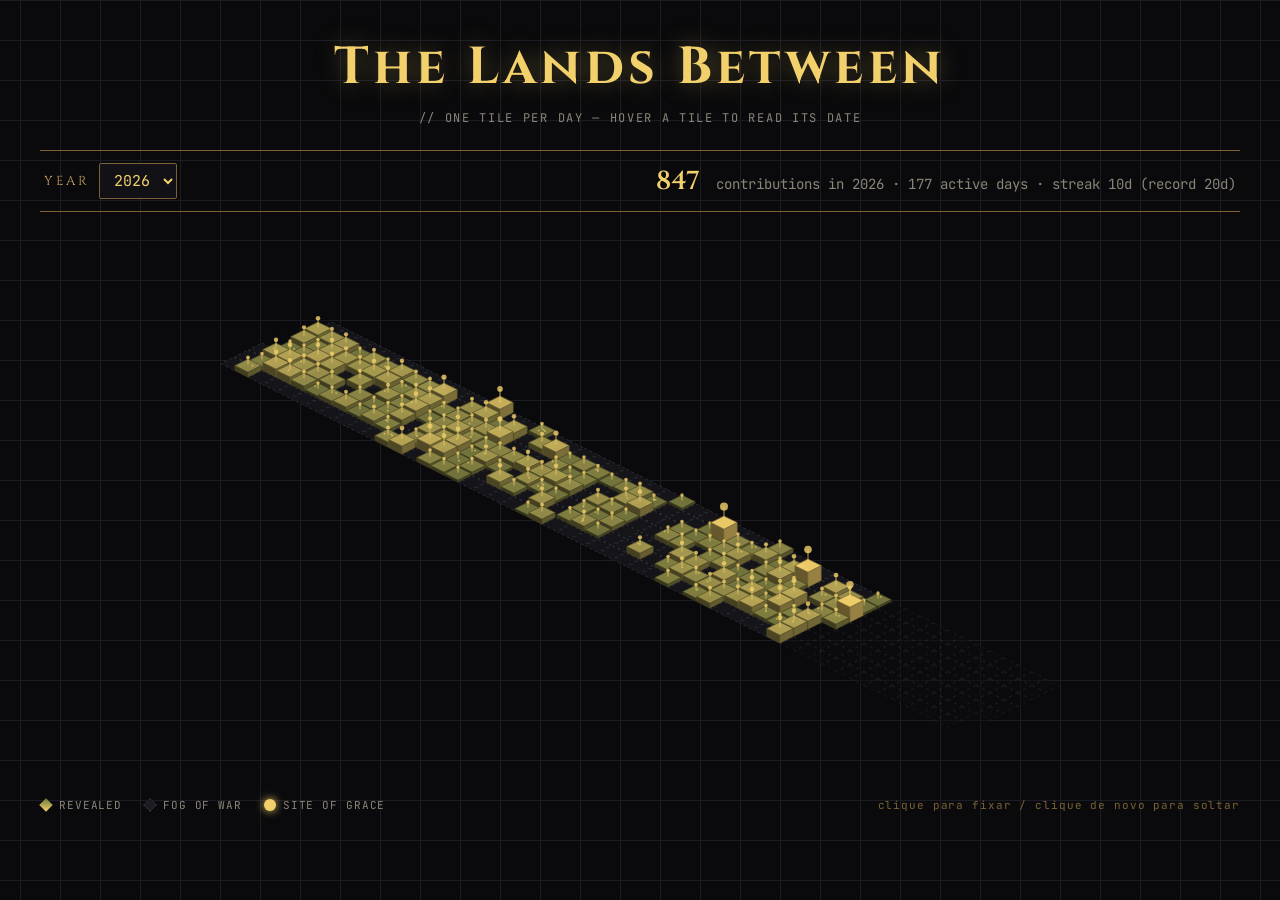
<file: docs/index.html>
<!DOCTYPE html>
<html lang="pt-BR">
<head>
  <meta charset="utf-8">
  <meta name="viewport" content="width=device-width, initial-scale=1">
  <title>Elden Console — The Lands Between</title>
  <meta name="description" content="Mapa isométrico interativo das contribuições — um tile por dia.">
  <link rel="preconnect" href="https://fonts.googleapis.com">
  <link rel="preconnect" href="https://fonts.gstatic.com" crossorigin>
  <link href="https://fonts.googleapis.com/css2?family=Cinzel:wght@400;600;700&family=JetBrains+Mono:wght@400;700&display=swap" rel="stylesheet">
  <link rel="stylesheet" href="style.css">
</head>
<body>
  <div class="frame">
    <header class="top">
      <h1>The Lands Between</h1>
      <p class="tag">// ONE TILE PER DAY — HOVER A TILE TO READ ITS DATE</p>
    </header>

    <div class="controls">
      <label class="field">YEAR
        <select id="year" aria-label="Ano"></select>
      </label>
      <div class="stats" id="stats"></div>
    </div>

    <div class="stage">
      <svg id="map" viewBox="0 0 1200 560" preserveAspectRatio="xMidYMid meet" role="img"
           aria-label="Mapa isométrico das contribuições"></svg>
      <div id="tip" class="tip" hidden></div>
    </div>

    <div class="legend">
      <span><i class="sw revealed"></i>REVEALED</span>
      <span><i class="sw fog"></i>FOG OF WAR</span>
      <span><i class="sw grace"></i>SITE OF GRACE</span>
      <span class="hint">clique para fixar / clique de novo para soltar</span>
    </div>
  </div>

  <script src="app.js"></script>
</body>
</html>
</file>
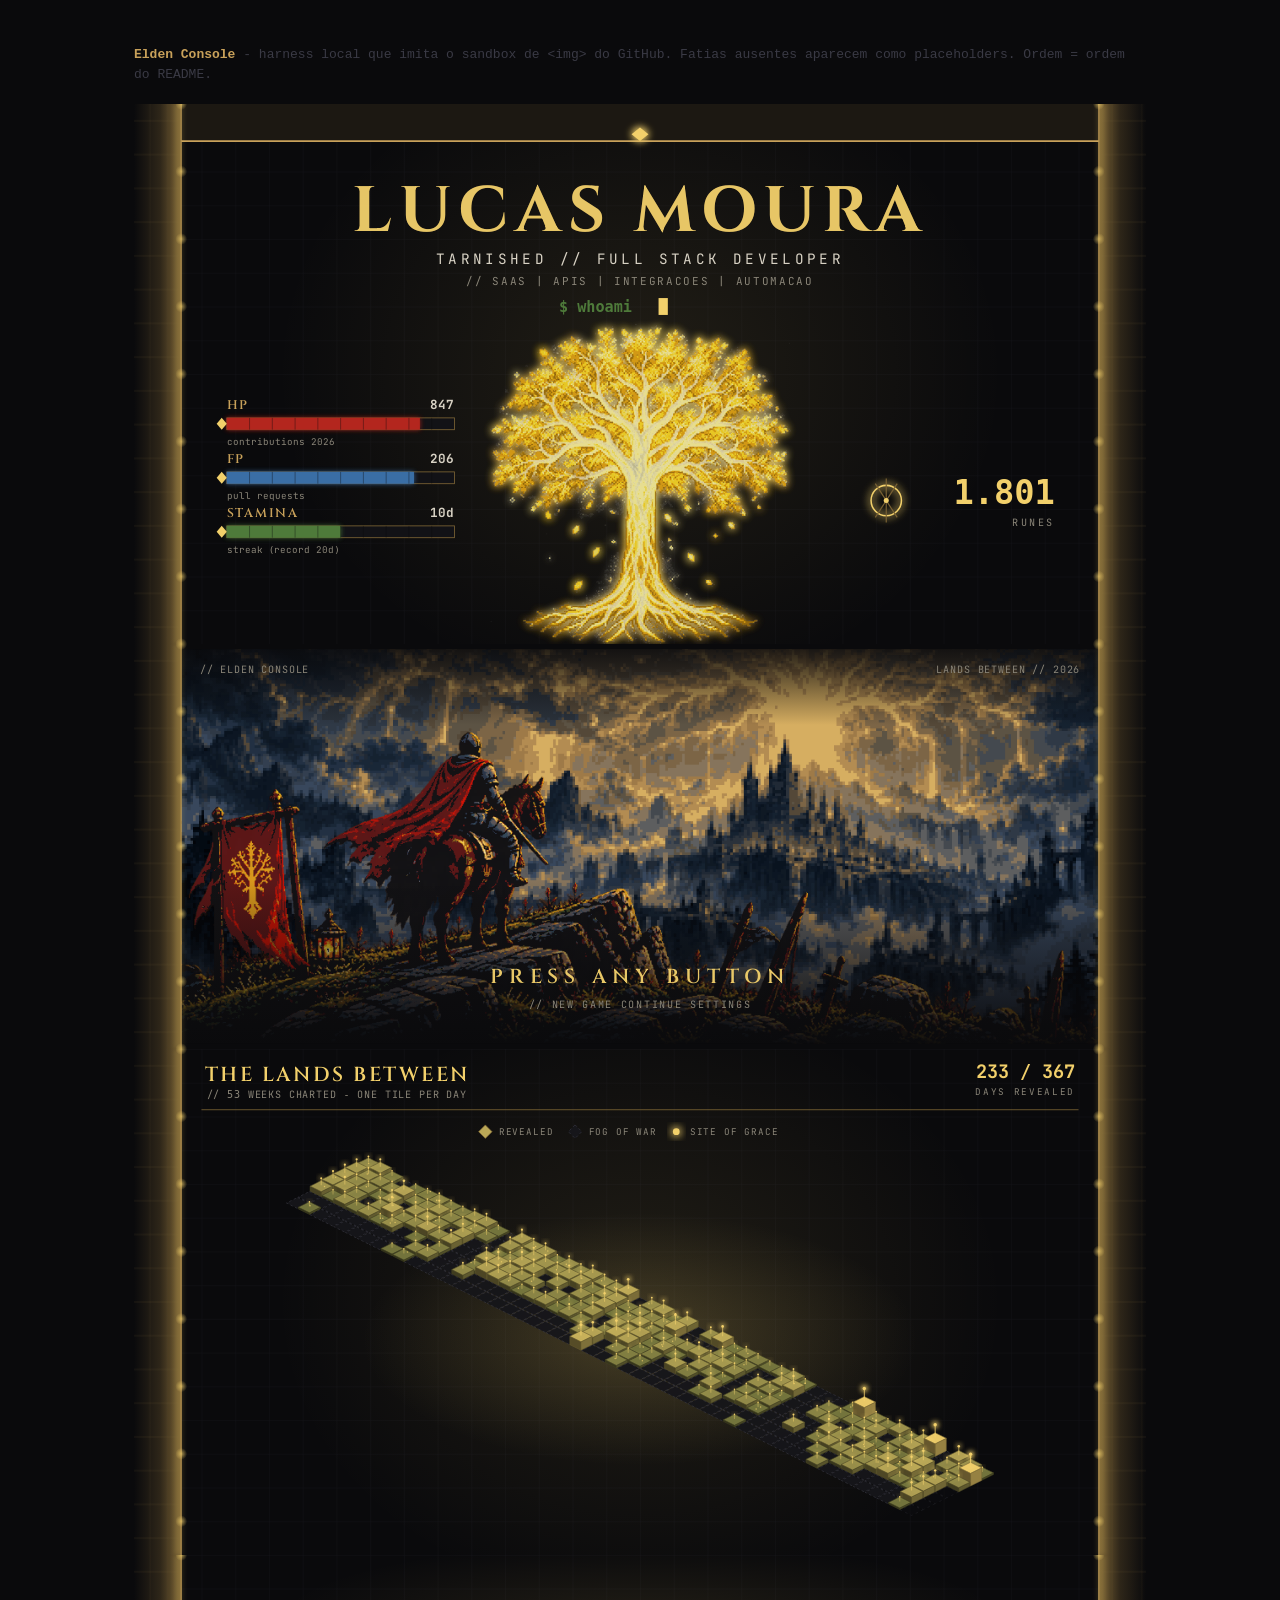
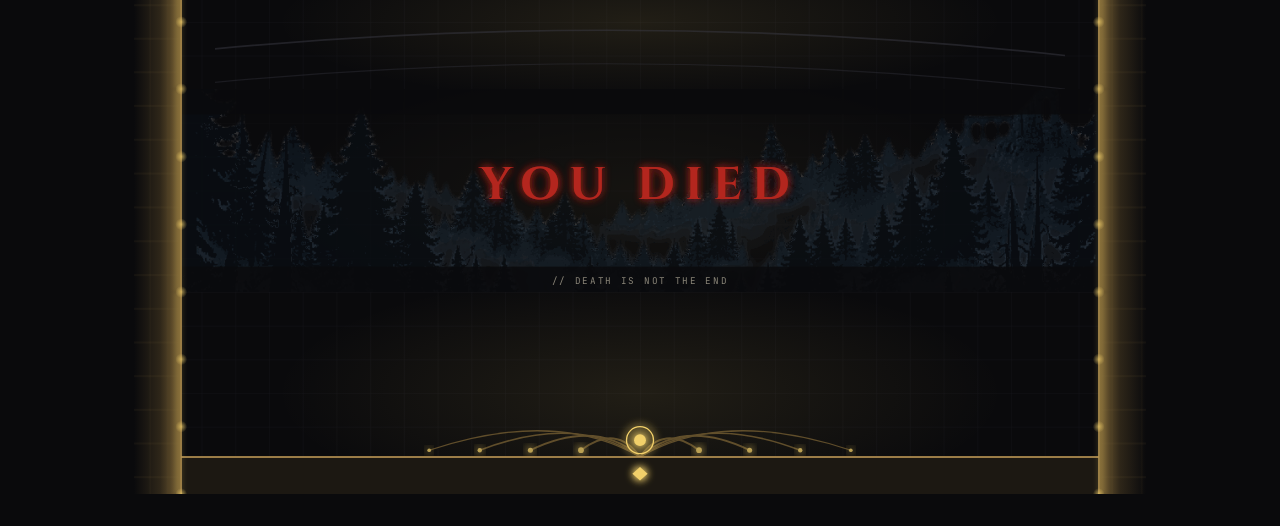
<file: preview/index.html>
<!DOCTYPE html>
<html lang="pt-BR">
<head>
  <meta charset="utf-8">
  <meta name="viewport" content="width=device-width, initial-scale=1">
  <title>Elden Console - preview</title>
  <style>
    :root { --bg: #0a0a0c; --mist: #3a3a45; --gold: #c8a15a; --text: #8a8578; }
    * { box-sizing: border-box; }
    body {
      margin: 0; padding: 32px 16px;
      background: var(--bg); color: var(--text);
      font: 13px/1.5 ui-monospace, "JetBrains Mono", monospace;
      display: flex; flex-direction: column; align-items: center;
    }
    .note { max-width: 1012px; width: 100%; margin-bottom: 20px; color: var(--mist); }
    .note b { color: var(--gold); font-weight: 600; }
    .console { max-width: 1012px; width: 100%; }
    /* imita o sandbox de <img> do GitHub: sem gaps, alinhado ao topo */
    .console img { display: block; width: 100%; }
    .slice-missing {
      width: 100%; padding: 24px;
      border: 1px dashed var(--mist); border-radius: 2px;
      margin: 2px 0; color: var(--mist); text-align: center;
    }
  </style>
</head>
<body>
  <p class="note">
    <b>Elden Console</b> - harness local que imita o sandbox de <code>&lt;img&gt;</code> do GitHub.
    Fatias ausentes aparecem como placeholders. Ordem = ordem do README.
  </p>

  <div class="console" id="console"></div>

  <script>
    // ordem canonica das fatias do console (mesma do README)
    const SLICES = ["header", "banner", "map", "body", "trial", "footer"];
    const consoleEl = document.getElementById("console");
    for (const name of SLICES) {
      const img = document.createElement("img");
      img.src = `../assets/${name}.svg`;
      img.alt = name;
      img.align = "top";
      img.onerror = () => {
        const box = document.createElement("div");
        box.className = "slice-missing";
        box.textContent = `assets/${name}.svg - ainda nao gerado`;
        consoleEl.replaceChild(box, img);
      };
      consoleEl.appendChild(img);
    }
  </script>
</body>
</html>
</file>
<file: docs/style.css>
:root {
  --bg: #0a0a0c;
  --panel: #121216;
  --grid: #1c1c24;
  --gold: #c8a15a;
  --gold-bright: #f2d06b;
  --gold-dim: #7a6234;
  --grace: #f2d06b;
  --mist: #3a3a45;
  --text: #d8d2c4;
  --text-dim: #8a8578;
  --mono: "JetBrains Mono", ui-monospace, monospace;
  --serif: "Cinzel", Georgia, serif;
}

* { box-sizing: border-box; }

html, body {
  margin: 0;
  background: var(--bg);
  color: var(--text);
  font-family: var(--mono);
}

body {
  min-height: 100vh;
  display: flex;
  justify-content: center;
  padding: 32px 16px 48px;
  background-image:
    linear-gradient(var(--grid) 1px, transparent 1px),
    linear-gradient(90deg, var(--grid) 1px, transparent 1px);
  background-size: 40px 40px;
  background-position: center top;
}

.frame {
  width: 100%;
  max-width: 1200px;
}

.top h1 {
  font-family: var(--serif);
  font-weight: 700;
  font-size: clamp(28px, 5vw, 52px);
  letter-spacing: 0.08em;
  color: var(--gold-bright);
  margin: 0;
  text-align: center;
  text-shadow: 0 0 24px rgba(242, 208, 107, 0.35);
}
.top .tag {
  text-align: center;
  color: var(--text-dim);
  font-size: 12px;
  letter-spacing: 0.14em;
  margin: 8px 0 0;
}

.controls {
  display: flex;
  align-items: center;
  justify-content: space-between;
  gap: 16px;
  flex-wrap: wrap;
  margin: 24px 0 8px;
  border-top: 1px solid var(--gold-dim);
  border-bottom: 1px solid var(--gold-dim);
  padding: 12px 4px;
}
.field {
  font-family: var(--serif);
  font-size: 13px;
  letter-spacing: 0.2em;
  color: var(--gold);
  display: flex;
  align-items: center;
  gap: 10px;
}
select {
  font-family: var(--mono);
  font-size: 15px;
  color: var(--gold-bright);
  background: var(--panel);
  border: 1px solid var(--gold-dim);
  padding: 6px 10px;
  border-radius: 2px;
  cursor: pointer;
}
.stats { font-size: 14px; color: var(--text-dim); }
.stats .big {
  font-family: var(--serif);
  font-size: 26px;
  font-weight: 600;
  color: var(--gold-bright);
  margin-right: 8px;
}
.stats .dim { color: var(--text-dim); }

.stage { position: relative; }
#map { width: 100%; height: auto; display: block; }

/* tiles: leve realce no hover e destaque no pin */
.tile { transition: opacity 0.12s ease; }
#map:has(.tile:hover) .tile:not(:hover):not(.pinned) { opacity: 0.55; }
.tile:hover polygon { filter: brightness(1.35) drop-shadow(0 0 6px var(--grace)); }
.tile.pinned polygon { filter: brightness(1.5) drop-shadow(0 0 9px var(--grace)); }
.tile.fog { cursor: default; }

.tip {
  position: absolute;
  pointer-events: none;
  background: rgba(10, 10, 12, 0.94);
  border: 1px solid var(--gold-dim);
  color: var(--text);
  padding: 8px 12px;
  font-size: 12px;
  line-height: 1.5;
  border-radius: 2px;
  white-space: nowrap;
  box-shadow: 0 6px 24px rgba(0, 0, 0, 0.6);
}
.tip b { color: var(--gold-bright); font-weight: 700; }
.tip .cnt { font-family: var(--serif); font-size: 18px; color: var(--gold-bright); }

.legend {
  display: flex;
  gap: 22px;
  flex-wrap: wrap;
  align-items: center;
  margin-top: 18px;
  font-size: 11px;
  letter-spacing: 0.08em;
  color: var(--text-dim);
}
.legend span { display: inline-flex; align-items: center; gap: 7px; }
.sw { width: 12px; height: 12px; display: inline-block; }
.sw.revealed { background: linear-gradient(135deg, #6f7a3a, var(--gold-bright)); transform: rotate(45deg) scale(0.8); }
.sw.fog { background: #1c1c22; border: 1px dashed var(--mist); transform: rotate(45deg) scale(0.8); }
.sw.grace { border-radius: 50%; background: var(--grace); box-shadow: 0 0 8px var(--grace); }
.legend .hint { margin-left: auto; color: var(--gold-dim); }

@media (max-width: 640px) {
  .legend .hint { display: none; }
  .stats .dim { display: none; }
}
</file>
